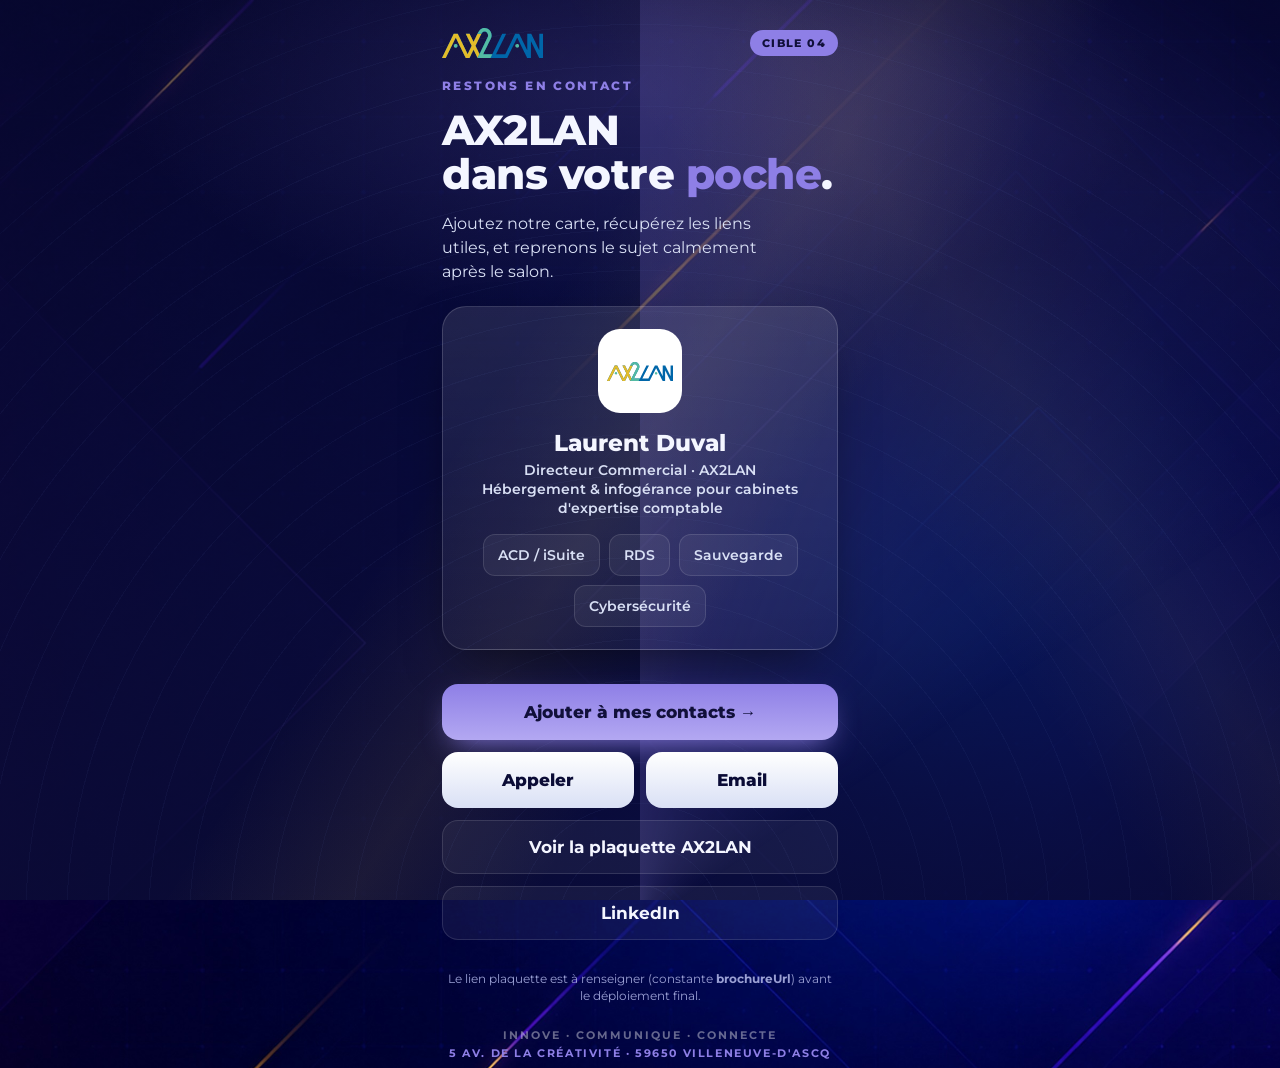
<file: contact/index.html>
<!DOCTYPE html>
<html lang="fr">
<head>
<meta charset="utf-8">
<meta name="viewport" content="width=device-width,initial-scale=1,viewport-fit=cover">
<meta name="theme-color" content="#0B0C36">
<title>Contact · AX2LAN Sonar</title>
<link rel="stylesheet" href="../assets/sonar.css">
</head>
<body class="accent-violet">
<div class="sonar-fx"></div>
<div class="app">
  <div class="top">
    <img class="brand" src="../assets/logo-ax2lan.svg" alt="AX2LAN">
    <div class="cible-pill">Cible 04</div>
  </div>

  <section class="screen active">
    <div class="eyebrow">Restons en contact</div>
    <h1 class="title">AX2LAN<br>dans votre <span class="hl">poche</span>.</h1>
    <p class="subtitle">Ajoutez notre carte, récupérez les liens utiles, et reprenons le sujet calmement après le salon.</p>

    <div class="card" style="text-align:center;margin-top:6px">
      <div style="width:84px;height:84px;margin:0 auto 16px;border-radius:22px;background:#fff;display:grid;place-items:center;overflow:hidden">
        <img src="../assets/logo-ax2lan.svg" alt="AX2LAN" style="width:78%;height:78%;object-fit:contain">
      </div>
      <div style="font-size:23px;font-weight:800">Laurent Duval</div>
      <div style="font-size:13.5px;color:var(--ice);font-weight:600;margin-top:4px;line-height:1.4">Directeur Commercial · AX2LAN<br>Hébergement &amp; infogérance pour cabinets d'expertise comptable</div>
      <div class="chips" style="justify-content:center;margin-top:16px">
        <span class="chip" style="cursor:default">ACD / iSuite</span><span class="chip" style="cursor:default">RDS</span><span class="chip" style="cursor:default">Sauvegarde</span><span class="chip" style="cursor:default">Cybersécurité</span>
      </div>
    </div>

    <div class="stack" style="margin-top:18px;display:flex;flex-direction:column;gap:12px">
      <a class="btn btn-primary" id="vcard" href="Laurent_Duval_Ax2lan.vcf" download="Laurent_Duval_Ax2lan.vcf">Ajouter à mes contacts →</a>
      <div class="btn-row">
        <a class="btn btn-light" href="tel:+33642336200">Appeler</a>
        <a class="btn btn-light" id="mail" href="mailto:laurent.duval@ax2lan.com?subject=Suite%20%C3%A9change%20Campus%202026">Email</a>
      </div>
      <a class="btn btn-ghost" id="brochure" href="#" target="_blank" rel="noopener">Voir la plaquette AX2LAN</a>
      <a class="btn btn-ghost" href="https://www.linkedin.com/in/laurent-duval-81b01514/" target="_blank" rel="noopener">LinkedIn</a>
    </div>

    <p class="consent" style="text-align:center;margin-top:14px">Le lien plaquette est à renseigner (constante <b>brochureUrl</b>) avant le déploiement final.</p>
  </section>

  <div class="foot">INNOVE · COMMUNIQUE · CONNECTE<span class="tg">5 av. de la Créativité · 59650 Villeneuve-d'Ascq</span></div>
</div>
<div class="toast" id="toast">vCard ajoutée</div>

<script>
/* ⚠️ À RENSEIGNER avant le salon : lien plaquette commerciale AX2LAN. */
const brochureUrl = "https://example.com/plaquette-a-remplacer";
document.getElementById('brochure').href = brochureUrl;

/* La vCard officielle (../contact/Laurent_Duval_Ax2lan.vcf) est servie telle quelle (fidélité maximale).
   Repli : si le navigateur bloque le download direct du fichier, on régénère une vCard identique en mémoire. */
const VCARD = ['BEGIN:VCARD','VERSION:3.0','N:Duval;Laurent;;;','FN:Laurent Duval','ORG:Ax2lan','TITLE:Directeur Commercial',
 'TEL;TYPE=CELL,VOICE:+33 6 42 33 62 00','TEL;TYPE=WORK,VOICE:+33 3 20 56 07 36',
 'EMAIL;TYPE=INTERNET,WORK,PREF:laurent.duval@ax2lan.com','URL;TYPE=WORK:https://www.ax2lan.com',
 'ADR;TYPE=WORK:;;5 avenue de la Créativité;Villeneuve d\'Ascq;;59650;France',
 'NOTE:Rencontré sur le stand AX2LAN · Dispositif Sonar · Campus 2026','END:VCARD'].join('\r\n');
document.getElementById('vcard').addEventListener('click', function(e){
  // Si le fichier .vcf est accessible, le lien <a download> fait le travail.
  // Sur file:// ou en cas de blocage, on bascule sur le blob de secours.
  if(location.protocol==='file:'){
    e.preventDefault();
    const a=document.createElement('a');
    a.href=URL.createObjectURL(new Blob([VCARD],{type:'text/vcard;charset=utf-8'}));
    a.download='Laurent_Duval_Ax2lan.vcf'; document.body.appendChild(a); a.click(); a.remove();
    setTimeout(()=>URL.revokeObjectURL(a.href),1000);
  }
  const t=document.getElementById('toast'); t.classList.add('on'); setTimeout(()=>t.classList.remove('on'),1800);
});
if('serviceWorker' in navigator){navigator.serviceWorker.register('/sw.js').catch(function(){});}
</script>
  <script src="../assets/a11y.js"></script>
</body>
</html>
</file>
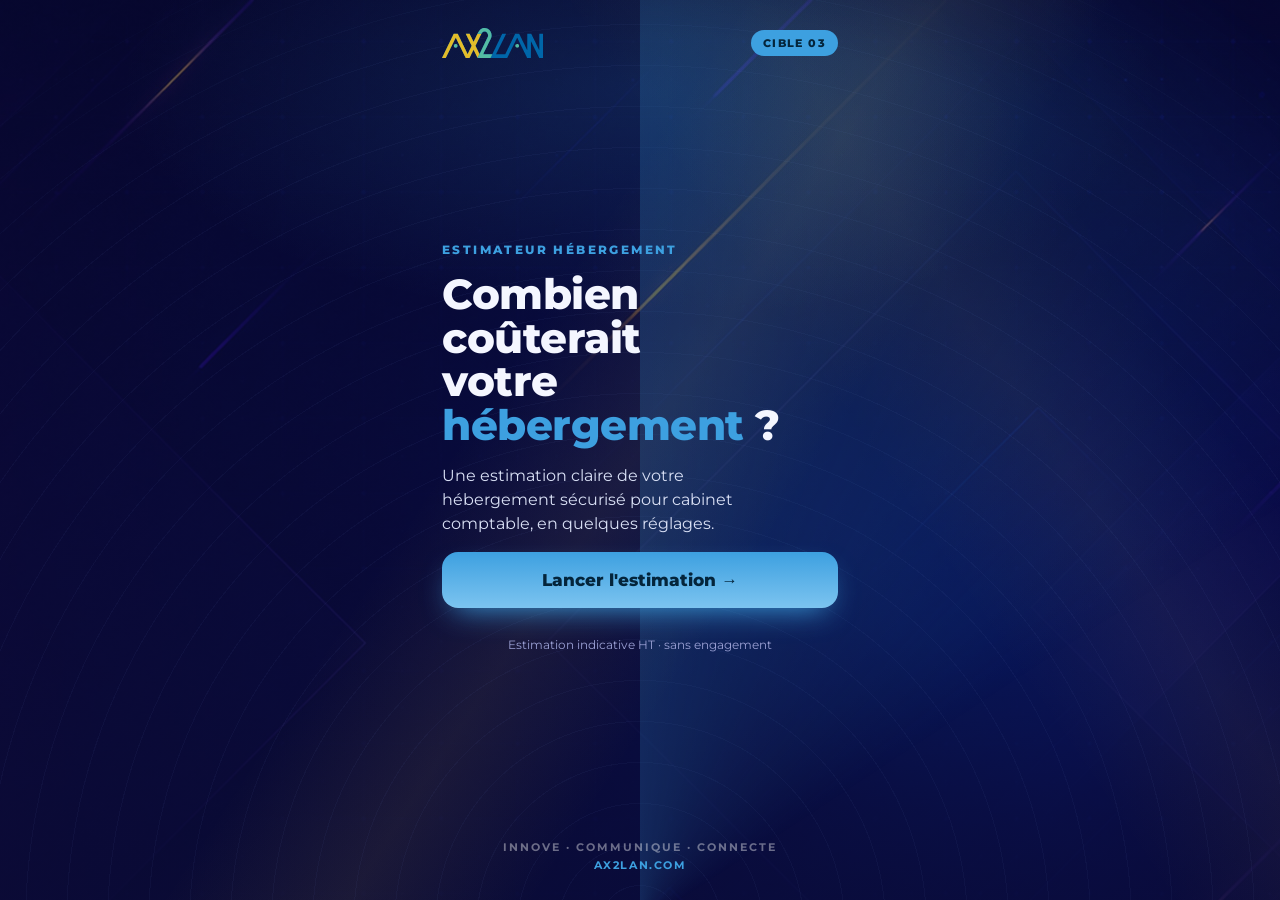
<file: hebergement/index.html>
<!DOCTYPE html>
<html lang="fr">
<head>
<meta charset="utf-8">
<meta name="viewport" content="width=device-width,initial-scale=1,viewport-fit=cover">
<meta name="theme-color" content="#0B0C36">
<title>Estimateur Hébergement · AX2LAN Sonar</title>
<link rel="stylesheet" href="../assets/sonar.css">
</head>
<body class="accent-blue">
<div class="sonar-fx"></div>
<div class="app">
  <div class="top">
    <img class="brand" src="../assets/logo-ax2lan.svg" alt="AX2LAN">
    <div class="cible-pill">Cible 03</div>
  </div>

  <!-- 1 · SPLASH -->
  <section class="screen active mid" id="s-splash">
    <div class="eyebrow">Estimateur hébergement</div>
    <h1 class="title">Combien coûterait<br>votre <span class="hl">hébergement</span>&nbsp;?</h1>
    <p class="subtitle">Une estimation claire de votre hébergement sécurisé pour cabinet comptable, en quelques réglages.</p>
    <div class="spacer"></div>
    <button class="btn btn-primary" id="btnStart">Lancer l'estimation →</button>
    <p class="consent" style="text-align:center;margin-top:12px">Estimation indicative HT · sans engagement</p>
  </section>

  <!-- 2 · ESTIMATEUR -->
  <section class="screen" id="s-est">
    <div class="eyebrow">Simulateur hébergement</div>
    <h1 class="title" style="font-size:clamp(24px,7vw,34px);margin:2px 0 4px">Votre configuration</h1>

    <div class="ctrl" style="margin-top:8px">
      <div class="ctrl-head"><span class="ctrl-label">Nombre d'utilisateurs</span><span class="ctrl-val" id="v-users">8</span></div>
      <input type="range" id="r-users" min="1" max="60" step="1" value="8">
    </div>

    <div style="margin-top:18px">
      <div class="group-label">Bureautique &amp; messagerie Microsoft</div>
      <div class="answers" id="ms-opts" style="margin-top:8px"></div>
    </div>

    <div style="margin-top:18px">
      <div class="group-label">Sauvegarde complémentaire au cabinet (NAS)</div>
      <div class="seg" id="seg-nas" style="margin-top:8px">
        <button type="button" data-v="0" class="sel">Non</button>
        <button type="button" data-v="1">Oui<small>investissement one-time</small></button>
      </div>
    </div>

    <div style="margin-top:16px">
      <div class="group-label">Sauvegarde décorrélée du réseau (air-gap)</div>
      <div class="seg" id="seg-air" style="margin-top:8px">
        <button type="button" data-v="0" class="sel">Non</button>
        <button type="button" data-v="1">Oui<small>+ forfait mensuel</small></button>
      </div>
    </div>

    <div style="margin-top:16px">
      <div class="group-label">Firewall pour liaison cabinet ↔ Data Center</div>
      <div class="seg" id="seg-fw" style="margin-top:8px">
        <button type="button" data-v="1" class="sel">Oui, déjà équipé</button>
        <button type="button" data-v="0">Non / je ne sais pas</button>
      </div>
      <p class="note" id="fw-note" style="text-align:left;margin-top:8px;display:none">AX2LAN peut fournir le firewall et la liaison VPN sécurisée — chiffré au devis détaillé.</p>
    </div>

    <!-- RÉSULTAT -->
    <div class="result" style="margin-top:22px">
      <div class="lab">VOTRE HÉBERGEMENT SÉCURISÉ</div>
      <div class="big">à partir de <span id="r-price">—</span><small style="display:block;color:var(--accent);font-weight:800;line-height:1.25;margin-top:2px;white-space:nowrap">€ par mois hors-taxes</small></div>
      <div class="rng">estimation indicative — devis personnalisé établi par AX2LAN</div>
      <div class="breakdown" id="r-break"></div>
    </div>

    <!-- INVESTISSEMENT ONE-TIME (NAS), affiché séparément -->
    <div class="card" id="nas-box" style="margin-top:14px;display:none">
      <div class="group-label" style="margin:0">Investissement initial (one-time, HT)</div>
      <div class="breakdown" id="nas-break" style="margin-top:10px"></div>
    </div>

    <p class="note" style="margin-top:14px">Tarifs HT, hors frais de mise en service. Récurrent mensuel et investissement initial affichés séparément. Un devis personnalisé est établi après échange sur vos besoins réels.</p>

    <div style="margin-top:18px"><button class="btn btn-primary" id="btnToLead">Mon offre par mail →</button></div>
  </section>

  <!-- 3 · LEAD -->
  <section class="screen mid" id="s-lead">
    <div class="eyebrow">Estimation détaillée</div>
    <h1 class="title" style="font-size:clamp(24px,7vw,34px)">Recevez le détail par email</h1>
    <p class="subtitle">Votre configuration et nos préconisations, transmises par notre équipe.</p>
    <div class="fields">
      <div class="field"><label for="f-cab">Nom du cabinet <span style="color:var(--muted);font-weight:500">(facultatif)</span></label><input id="f-cab" type="text" autocomplete="organization" placeholder="Votre cabinet"></div>
      <div class="field"><label for="fn">Prénom</label><input id="fn" type="text" autocomplete="given-name" placeholder="Votre prénom"></div>
      <div class="field"><label for="ln">Nom</label><input id="ln" type="text" autocomplete="family-name" placeholder="Votre nom"></div>
      <div class="field"><label for="em">Email professionnel</label><input id="em" type="email" inputmode="email" autocomplete="email" placeholder="vous@cabinet.fr"></div>
    </div>
    <p class="err" id="leadErr">Merci de renseigner un email valide.</p>
    <div class="spacer"></div>
    <button class="btn btn-primary" id="btnSend">Envoyer ma demande →</button>
    <button class="link" id="btnBack" style="margin:8px auto 0">Revenir à l'estimation</button>
    <p class="consent" style="margin-top:10px">Vos données servent uniquement à vous transmettre votre estimation. Aucune donnée sensible. Conformité RGPD.</p>
  </section>

  <!-- 4 · DONE -->
  <section class="screen center" id="s-done">
    <div class="card" style="margin-top:6vh;text-align:center">
      <div style="width:74px;height:74px;border-radius:50%;margin:0 auto 16px;display:flex;align-items:center;justify-content:center;background:rgba(63,185,121,.16);border:2px solid var(--green)">
        <svg width="34" height="34" viewBox="0 0 24 24" fill="none" stroke="#3FB979" stroke-width="3" stroke-linecap="round" stroke-linejoin="round"><path d="M20 6 9 17l-5-5"/></svg>
      </div>
      <h1 class="title" style="font-size:clamp(24px,7vw,32px)">C'est envoyé&nbsp;!</h1>
      <p class="subtitle" style="margin:10px auto 0;max-width:30ch">Notre équipe vous transmet votre estimation détaillée. À très vite sur le stand AX2LAN.</p>
    </div>
    <div class="spacer"></div>
  </section>

  <div class="foot">INNOVE · COMMUNIQUE · CONNECTE<span class="tg">ax2lan.com</span></div>
</div>
<div class="toast" id="toast">Estimation envoyée</div>

<script>
/* =======================================================================
   GRILLE TARIFAIRE — source : _brief/TARIFS-hebergement-Sonar.md
   (5 devis réels DE004193→97). Reproduit les totaux au centime.
   ======================================================================= */
const SOCLE_USER = 75.00;          // €/user/mois (CAL User+RDS + stockage 50Go + sauvegarde locale + maintenance H+4)
const VEEAM_VM   = 12.42;          // €/VM/mois
const IP_FIXE    = 22.00;          // €/mois (2×11)
const SSL        = 24.00;          // €/mois (2×12)

/* Option Microsoft — prix de liste HT, engagement annuel.
   ⚠️ Hausse Microsoft au 01/07/2026 : Basic 5,60→6,50. Le congrès (25/06) est AVANT la hausse → tarif courant 5,60.
   Pour basculer après le 01/07/2026, mettre MS_APRES_HAUSSE = true. */
const MS_APRES_HAUSSE = false;
const MS_OPTIONS = [
  {id:"none",    name:"Aucune",                      desc:"le cabinet gère ses propres licences",                         pu:0},
  {id:"office",  name:"Office traditionnel (serveur)",desc:"Office bureau perpétuel sur le RDS, sans cloud",               pu:10.00},
  {id:"exch",    name:"Exchange Online seul",         desc:"messagerie 50 Go + agenda, sans Office ni Teams",              pu:3.70},
  {id:"basic",   name:"M365 Business Basic",          desc:"Exchange + Teams + OneDrive + Office web (pas de bureau)",     pu: MS_APRES_HAUSSE ? 6.50 : 5.60},
  {id:"premium", name:"M365 Business Premium",        desc:"Office bureau complet + Teams + sécurité avancée (Defender…)", pu:20.60}
];

/* ⚠️ À RENSEIGNER — clé Web3Forms (leads routés vers micha@ax2lan.com). Vide = envoi ignoré. */
const WEB3FORMS_KEY = "4cf558fd-88f1-4bbc-a77b-e5f049bc5d4e";
const SRC = "hebergement";

/* ---- État ---- */
let users = 8, msIdx = 0, nas = 0, air = 0, fw = 1;
const $ = s => document.querySelector(s);
function show(id){ document.querySelectorAll('.screen').forEach(e=>e.classList.remove('active')); $('#'+id).classList.add('active'); window.scrollTo(0,0); }

/* nb de VM par bandes (TARIFS §B) */
function nbVM(N){ if(N<=5) return 3; if(N<=20) return 5; if(N<=30) return 6; return 6 + Math.ceil((N-30)/10); }
function eur(x){ return x.toLocaleString('fr-FR',{minimumFractionDigits:2,maximumFractionDigits:2}); }

function calc(){
  const N = users;
  const socle = SOCLE_USER * N;
  const veeam = VEEAM_VM * nbVM(N);
  const ipssl = IP_FIXE + SSL;                 // 46,00
  const ms = MS_OPTIONS[msIdx].pu * N;
  const decorrelee = air ? 60 * Math.ceil(N/10) : 0;
  const recurrent = socle + veeam + ipssl + ms + decorrelee;
  const investNas = nas ? (1500 + 500 * (Math.ceil(N/10) - 1) + 220) : 0;
  return {N, socle, veeam, vm:nbVM(N), ipssl, ms, decorrelee, recurrent, investNas};
}
function row(label, val, box){ box.insertAdjacentHTML('beforeend', '<div class="brow"><span>'+label+'</span><b>'+val+'</b></div>'); }

function recalc(){
  const c = calc();
  $('#v-users').textContent = c.N;
  const r = $('#r-users'); r.style.setProperty('--fill', ((c.N - r.min)/(r.max - r.min)*100)+'%');
  $('#r-price').textContent = eur(c.recurrent);

  const bd = $('#r-break'); bd.innerHTML='';
  row(c.N+" utilisateur"+(c.N>1?"s":"")+" × 75 €", eur(c.socle)+" €", bd);
  row("Sauvegarde Veeam · "+c.vm+" VM", eur(c.veeam)+" €", bd);
  row("IP fixe + certificat SSL", eur(c.ipssl)+" €", bd);
  if(c.ms>0) row("Microsoft · "+MS_OPTIONS[msIdx].name, eur(c.ms)+" €", bd);
  if(c.decorrelee>0) row("Sauvegarde décorrélée (air-gap)", eur(c.decorrelee)+" €", bd);
  bd.insertAdjacentHTML('beforeend','<div class="brow tot"><span>Récurrent mensuel HT</span><b>'+eur(c.recurrent)+' €</b></div>');

  const nasBox = $('#nas-box');
  if(c.investNas>0){
    nasBox.style.display='block';
    const nb = $('#nas-break'); nb.innerHTML='';
    row("NAS au cabinet · matériel", eur(1500 + 500*(Math.ceil(c.N/10)-1))+" €", nb);
    row("Installation (forfait)", "220,00 €", nb);
    nb.insertAdjacentHTML('beforeend','<div class="brow tot"><span>Investissement initial HT</span><b>'+eur(c.investNas)+' €</b></div>');
  } else { nasBox.style.display='none'; }

  $('#fw-note').style.display = fw ? 'none' : 'block';
}

/* ---- Construction des options MS ---- */
function buildMs(){
  const box = $('#ms-opts'); box.innerHTML='';
  MS_OPTIONS.forEach((o,i)=>{
    const b=document.createElement('button'); b.type='button';
    b.className='answer opt'+(i===msIdx?' sel':'');
    b.innerHTML='<span class="dot"></span><span class="opt-main"><span class="opt-name">'+o.name+'</span><span class="opt-desc">'+o.desc+'</span></span>'
      +'<span class="opt-price">'+(o.pu?('+'+eur(o.pu)+'&nbsp;€'):'incluse')+'</span>';
    b.onclick=()=>{ msIdx=i; box.querySelectorAll('.answer').forEach(x=>x.classList.remove('sel')); b.classList.add('sel'); recalc(); };
    box.appendChild(b);
  });
}
function bindSeg(id, setter){
  document.querySelectorAll('#'+id+' button').forEach(b=>{
    b.onclick=()=>{ document.querySelectorAll('#'+id+' button').forEach(x=>x.classList.remove('sel')); b.classList.add('sel'); setter(+b.dataset.v); recalc(); };
  });
}

function sendLead(){
  const cab=$('#f-cab').value.trim(), fn=$('#fn').value.trim(), ln=$('#ln').value.trim(), em=$('#em').value.trim();
  if(!/^[^@\s]+@[^@\s]+\.[^@\s]+$/.test(em)){ $('#leadErr').classList.add('on'); $('#em').focus(); return; }
  $('#leadErr').classList.remove('on');
  const c=calc();
  if(WEB3FORMS_KEY && WEB3FORMS_KEY!=="VOTRE_CLE_WEB3FORMS_ICI"){
    fetch("https://api.web3forms.com/submit",{method:"POST",headers:{"Content-Type":"application/json",Accept:"application/json"},
      body:JSON.stringify({access_key:WEB3FORMS_KEY, subject:"Estimation hébergement (Sonar 03)", from_name:"Estimateur Sonar AX2LAN",
        src:SRC, cabinet:cab, prenom:fn, nom:ln, email:em,
        utilisateurs:c.N, option_microsoft:MS_OPTIONS[msIdx].name,
        nas_cabinet: nas?"oui":"non", sauvegarde_decorrelee: air?"oui":"non", firewall_vpn: fw?"oui":"non",
        recurrent_mensuel_ht: eur(c.recurrent)+" €", investissement_initial_ht: c.investNas?eur(c.investNas)+" €":"—"})}).catch(()=>{});
  }
  show('s-done');
}

/* init */
$('#btnStart').onclick=()=>show('s-est');
$('#btnToLead').onclick=()=>show('s-lead');
$('#btnBack').onclick=()=>show('s-est');
$('#btnSend').onclick=sendLead;
$('#r-users').oninput=function(){ users=+this.value; recalc(); };
bindSeg('seg-nas', v=>nas=v);
bindSeg('seg-air', v=>air=v);
bindSeg('seg-fw',  v=>fw=v);
buildMs(); recalc();
if('serviceWorker' in navigator){navigator.serviceWorker.register('/sw.js').catch(function(){});}
</script>
  <script src="../assets/a11y.js"></script>
</body>
</html>
</file>
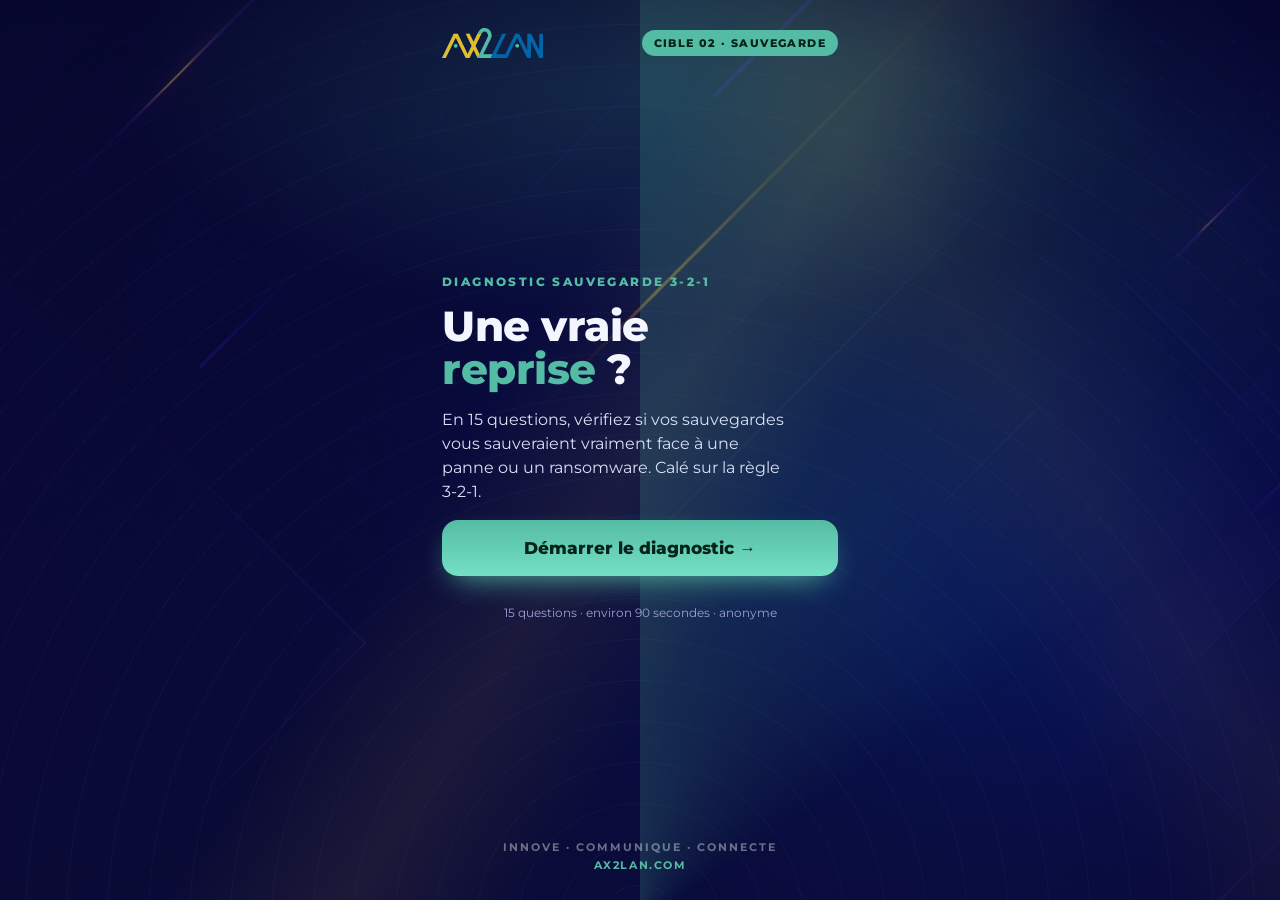
<file: sauvegarde/index.html>
<!DOCTYPE html>
<html lang="fr">
<head>
<meta charset="utf-8">
<meta name="viewport" content="width=device-width,initial-scale=1,viewport-fit=cover">
<meta name="theme-color" content="#0B0C36">
<title>Diagnostic Sauvegarde & Reprise · AX2LAN Sonar</title>
<link rel="stylesheet" href="../assets/sonar.css">
</head>
<body>
<div class="sonar-fx"></div>
<div class="app">
  <div class="top">
    <img class="brand" src="../assets/logo-ax2lan.svg" alt="AX2LAN">
    <div class="cible-pill" id="ciblePill">Cible 02</div>
  </div>

  <!-- 1 · SPLASH -->
  <section class="screen active mid" id="s-splash">
    <div class="eyebrow" id="spEyebrow"></div>
    <h1 class="title" id="spTitle"></h1>
    <p class="subtitle" id="spSub"></p>
    <div class="spacer"></div>
    <button class="btn btn-primary" id="btnStart">Démarrer le diagnostic →</button>
    <p class="consent" id="spHint" style="text-align:center;margin-top:12px"></p>
  </section>

  <!-- 2 · PROFILAGE 1 -->
  <section class="screen mid" id="s-prof1">
    <div class="eyebrow">Votre cabinet</div>
    <h1 class="title" style="font-size:clamp(24px,7vw,34px)">Parlons de votre structure</h1>
    <div class="fields">
      <div class="field"><label for="p-cabinet">Nom du cabinet <span style="color:var(--muted);font-weight:500">(facultatif)</span></label>
        <input id="p-cabinet" type="text" autocomplete="organization" placeholder="Ex. Cabinet Durand & Associés"></div>
      <div class="ctrl">
        <div class="ctrl-head"><span class="ctrl-label">Nombre d'utilisateurs</span><span class="ctrl-val" id="p-usersVal">8</span></div>
        <input type="range" id="p-users" min="1" max="60" step="1" value="8">
      </div>
      <div><div class="group-label">Logiciel de production comptable principal</div>
        <div class="chips" id="p-principal" style="margin-top:8px"></div></div>
    </div>
    <div class="spacer"></div>
    <button class="btn btn-primary" id="btnProf1">Continuer →</button>
  </section>

  <!-- 3 · PROFILAGE 2 -->
  <section class="screen mid" id="s-prof2">
    <div class="eyebrow">Vos outils</div>
    <h1 class="title" style="font-size:clamp(24px,7vw,34px)">Logiciels annexes</h1>
    <p class="subtitle">Sélectionnez ceux que vous utilisez. Cela nous aide à cadrer le besoin d'hébergement.</p>
    <div id="p-annexes" style="margin-top:4px"></div>
    <div class="spacer"></div>
    <button class="btn btn-primary" id="btnProf2">Démarrer le diagnostic →</button>
    <button class="link" id="btnProf2Skip" style="margin:8px auto 0">Passer cette étape</button>
  </section>

  <!-- 4 · QUIZ -->
  <section class="screen" id="s-quiz">
    <div class="step-meta">
      <span class="back" id="qBack" role="button" tabindex="0" hidden>‹ Précédent</span>
      <span class="axis-chip" id="qAxis">—</span>
      <span id="qNum">1 / 15</span>
    </div>
    <div class="progress"><i id="qBar"></i></div>
    <p class="q-text" id="qText">…</p>
    <div class="answers" id="qAns"></div>
    <div class="comment" id="qComment"></div>
    <div class="spacer"></div>
    <button class="btn btn-primary" id="qNext" disabled>Question suivante →</button>
  </section>

  <!-- 5 · LEAD -->
  <section class="screen mid" id="s-lead">
    <div class="eyebrow">Dernière étape</div>
    <h1 class="title" style="font-size:clamp(24px,7vw,34px)">Votre résultat vous attend</h1>
    <p class="subtitle">Laissez vos coordonnées, puis présentez votre code Sonar à l'équipe : votre niveau s'affichera sur notre écran.</p>
    <div class="fields">
      <div class="field"><label for="fn">Prénom</label><input id="fn" type="text" autocomplete="given-name" placeholder="Votre prénom"></div>
      <div class="field"><label for="ln">Nom</label><input id="ln" type="text" autocomplete="family-name" placeholder="Votre nom"></div>
      <div class="field"><label for="em">Email professionnel</label><input id="em" type="email" autocomplete="email" inputmode="email" placeholder="vous@cabinet.fr"></div>
    </div>
    <p class="err" id="leadErr">Merci de renseigner un email valide.</p>
    <div class="spacer"></div>
    <button class="btn btn-primary" id="btnLead">Afficher mon code Sonar →</button>
    <button class="link" id="btnLeadSkip" style="margin:8px auto 0">Passer et afficher mon code</button>
    <p class="consent" style="margin-top:10px">Vos données servent uniquement à vous recontacter. Aucun mot de passe ni donnée sensible. Conformité RGPD.</p>
  </section>

  <!-- 6 · QR -->
  <section class="screen center" id="s-qr">
    <div class="eyebrow">Diagnostic terminé</div>
    <h1 class="title" style="font-size:clamp(22px,6.4vw,30px)">Présentez ce code<br>à notre équipe</h1>
    <div class="qr-card"><div id="qrcode"></div></div>
    <p class="token" id="tokenTxt">—</p>
    <p class="hint">Votre score et vos axes de progression s'affichent sur notre écran. Suspense : il reste masqué sur votre téléphone.</p>
    <div class="pill"><span class="d"></span>En attente du scan AX2LAN</div>
    <div class="spacer"></div>
  </section>

  <div class="foot">INNOVE · COMMUNIQUE · CONNECTE<span class="tg">ax2lan.com</span></div>
</div>

<script src="../assets/sonar-token.js"></script>
<script src="../assets/qrcode.min.js"></script>
<script>
/* ====== CONFIG CIBLE 02 — SAUVEGARDE & REPRISE ====== */
window.SONAR_CONFIG = {
  flag: 2, src: "sauvegarde", accentClass: "accent-teal",
  pill: "Cible 02 · Sauvegarde",
  docTitle: "Diagnostic Sauvegarde & Reprise · AX2LAN Sonar",
  leadSubject: "Diagnostic sauvegarde (02)",
  /* ⚠️ À RENSEIGNER — clé Web3Forms (leads routés vers micha@ax2lan.com). Vide = envoi ignoré, le diag fonctionne. */
  web3formsKey: "4cf558fd-88f1-4bbc-a77b-e5f049bc5d4e",
  splash: {
    eyebrow: "Diagnostic sauvegarde 3-2-1",
    title: "Une vraie<br><span class=\"hl\">reprise</span>&nbsp;?",
    subtitle: "En 15 questions, vérifiez si vos sauvegardes vous sauveraient vraiment face à une panne ou un ransomware. Calé sur la règle 3-2-1.",
    hint: "15 questions · environ 90 secondes · anonyme"
  },
  /* questions critiques pondérées ×1.5 : immuabilité (axe2/q2) + test de restauration (axe5/q1) */
  critical: [[1, 1], [4, 0]],
  axes: [
    {name:"Règle 3-2-1", q:[
      {t:"Au moins 3 copies de vos données (production + 2 sauvegardes) ?", a:[["Oui, 3 copies ou plus",10],["2 copies",5],["1 seule / je ne sais pas",0]], c:"Une seule copie, c'est une panne de disque avant la catastrophe."},
      {t:"Sur au moins 2 types de supports différents ?", a:[["Oui, 2 supports distincts",10],["Tout sur le même type",5],["Je ne sais pas",0]], c:"Deux supports = un incident matériel ne vous prend pas tout."},
      {t:"Au moins 1 copie hors site (hors des locaux) ?", a:[["Oui, externalisée chez un hébergeur certifié",10],["Partielle hors site",5],["Tout sur place",0]], c:"Incendie, vol, dégât des eaux : le hors-site sauve le cabinet."}
    ]},
    {name:"Décorrélation / Air-gap", q:[
      {t:"Une copie déconnectée du réseau (amovible / RDX) dans la rotation ?", a:[["Oui, support déconnecté",10],["Anciennement / rarement",5],["Non",0]], c:"Un ransomware ne chiffre que ce qu'il peut atteindre."},
      {t:"Sauvegarde immuable (non modifiable / non effaçable) ?", a:[["Oui, copie immuable",10],["Sauvegardes en ligne seulement",5],["Non / je ne sais pas",0]], c:"L'immuabilité est le rempart n°1 contre le ransomware moderne."},
      {t:"Comptes de sauvegarde séparés des comptes courants ?", a:[["Oui, comptes dédiés",10],["Partiellement",5],["Mêmes comptes",0]], c:"Si l'admin est compromis, vos sauvegardes le sont aussi."}
    ]},
    {name:"Périmètre couvert", q:[
      {t:"Comptabilité et GED sauvegardées intégralement ?", a:[["Oui, complet",10],["Partiel",5],["Je ne sais pas",0]], c:"Le cœur du cabinet doit être couvert à 100 %."},
      {t:"Messagerie incluse dans les sauvegardes ?", a:[["Oui, sauvegarde dédiée",10],["On compte sur l'éditeur (M365…)",5],["Non",0]], c:"Microsoft ne garantit pas la récupération de vos emails : c'est votre responsabilité."},
      {t:"Applicatifs métier (ACD/iSuite, Sage…) et leurs bases inclus ?", a:[["Oui, bases incluses et cohérentes",10],["Fichiers seuls, sans les bases",5],["Non / je ne sais pas",0]], c:"Sauvegarder les fichiers sans la base applicative = restauration impossible."}
    ]},
    {name:"Fréquence & rétention (RPO)", q:[
      {t:"Sauvegarde au moins quotidienne ?", a:[["Quotidienne ou plus fréquente",10],["Hebdomadaire",5],["Plus rare / je ne sais pas",0]], c:"Votre fréquence = la quantité de travail que vous acceptez de reperdre."},
      {t:"Plusieurs versions / points de restauration conservés ?", a:[["Oui, plusieurs versions",10],["Une seule version écrasée",5],["Je ne sais pas",0]], c:"Sans historique, vous restaurez une donnée déjà corrompue."},
      {t:"Durée de rétention définie (≥ 30 jours) ?", a:[["Oui, rétention ≥ 30 j",10],["Quelques jours",5],["Non définie",0]], c:"Un ransomware peut dormir des semaines avant de frapper."}
    ]},
    {name:"Test de restauration (RTO)", q:[
      {t:"Déjà restauré pour de vrai (pas seulement « la sauvegarde a tourné ») ?", a:[["Oui, tests de restauration planifiés",10],["Une fois, il y a longtemps",5],["Jamais",0]], c:"Une sauvegarde jamais testée n'est qu'une promesse."},
      {t:"Délai de remise en route connu et < 1 jour (RTO) ?", a:[["Oui, RTO défini < 24 h",10],["Idée vague",5],["Inconnu",0]], c:"Le RTO, c'est le nombre d'heures où le cabinet tourne à l'arrêt."},
      {t:"Supervision (alerte en cas d'échec) + responsable identifié + procédure ?", a:[["Oui, alertes + responsable + procédure",10],["Vérification manuelle",5],["Aucune",0]], c:"Une sauvegarde en échec silencieux, c'est zéro sauvegarde."}
    ]}
  ]
};
</script>
<script src="../assets/sonar-diag.js"></script>
<script>if('serviceWorker' in navigator){navigator.serviceWorker.register('/sw.js').catch(function(){});}</script>
  <script src="../assets/a11y.js"></script>
</body>
</html>
</file>
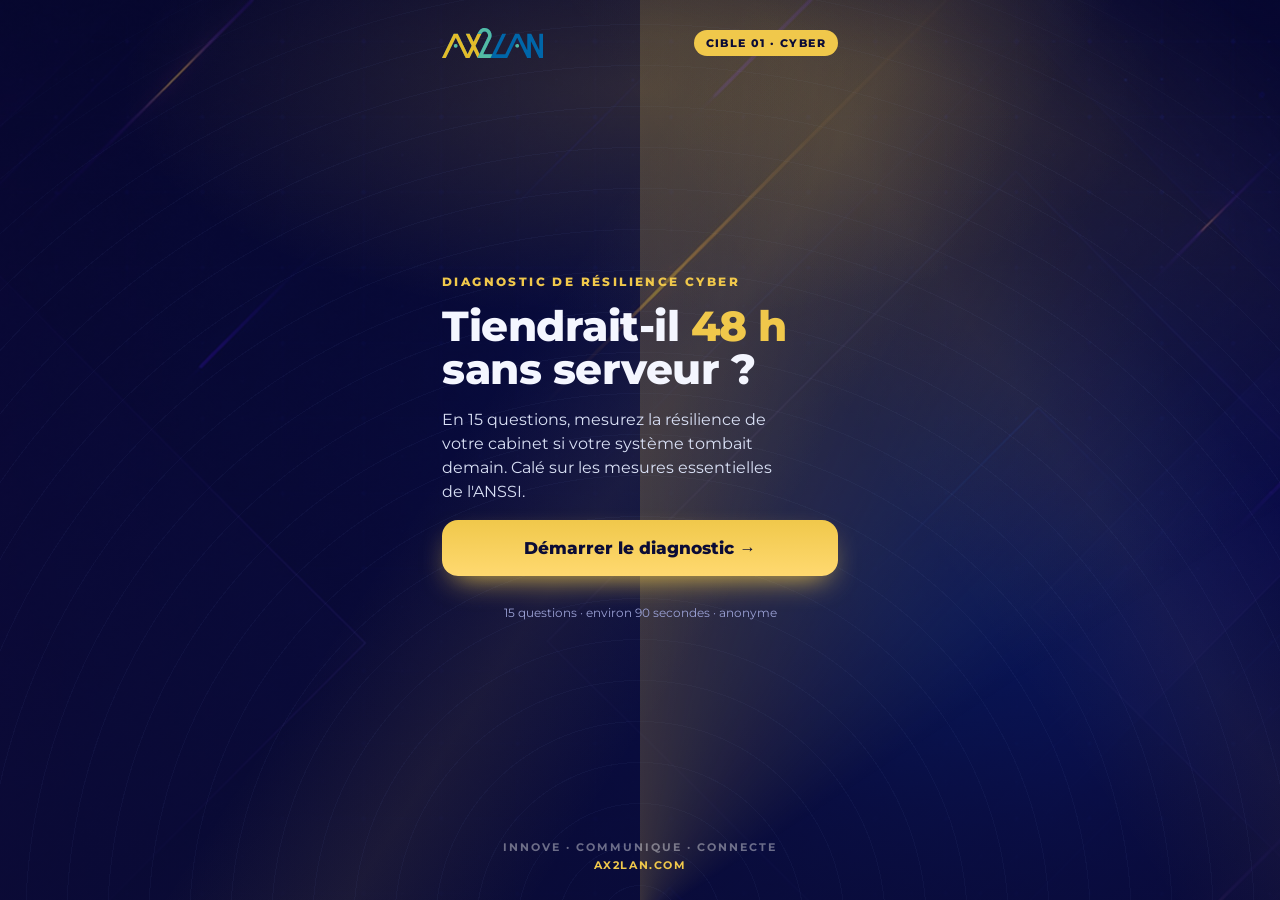
<file: securite/index.html>
<!DOCTYPE html>
<html lang="fr">
<head>
<meta charset="utf-8">
<meta name="viewport" content="width=device-width,initial-scale=1,viewport-fit=cover">
<meta name="theme-color" content="#0B0C36">
<title>Diagnostic Cybersécurité · AX2LAN Sonar</title>
<link rel="stylesheet" href="../assets/sonar.css">
</head>
<body>
<div class="sonar-fx"></div>
<div class="app">
  <div class="top">
    <img class="brand" src="../assets/logo-ax2lan.svg" alt="AX2LAN">
    <div class="cible-pill" id="ciblePill">Cible 01</div>
  </div>

  <!-- 1 · SPLASH -->
  <section class="screen active mid" id="s-splash">
    <div class="eyebrow" id="spEyebrow"></div>
    <h1 class="title" id="spTitle"></h1>
    <p class="subtitle" id="spSub"></p>
    <div class="spacer"></div>
    <button class="btn btn-primary" id="btnStart">Démarrer le diagnostic →</button>
    <p class="consent" id="spHint" style="text-align:center;margin-top:12px"></p>
  </section>

  <!-- 2 · PROFILAGE 1 -->
  <section class="screen mid" id="s-prof1">
    <div class="eyebrow">Votre cabinet</div>
    <h1 class="title" style="font-size:clamp(24px,7vw,34px)">Parlons de votre structure</h1>
    <div class="fields">
      <div class="field"><label for="p-cabinet">Nom du cabinet <span style="color:var(--muted);font-weight:500">(facultatif)</span></label>
        <input id="p-cabinet" type="text" autocomplete="organization" placeholder="Ex. Cabinet Durand & Associés"></div>
      <div class="ctrl">
        <div class="ctrl-head"><span class="ctrl-label">Nombre d'utilisateurs</span><span class="ctrl-val" id="p-usersVal">8</span></div>
        <input type="range" id="p-users" min="1" max="60" step="1" value="8">
      </div>
      <div><div class="group-label">Logiciel de production comptable principal</div>
        <div class="chips" id="p-principal" style="margin-top:8px"></div></div>
    </div>
    <div class="spacer"></div>
    <button class="btn btn-primary" id="btnProf1">Continuer →</button>
  </section>

  <!-- 3 · PROFILAGE 2 -->
  <section class="screen mid" id="s-prof2">
    <div class="eyebrow">Vos outils</div>
    <h1 class="title" style="font-size:clamp(24px,7vw,34px)">Logiciels annexes</h1>
    <p class="subtitle">Sélectionnez ceux que vous utilisez. Cela nous aide à cadrer le besoin d'hébergement.</p>
    <div id="p-annexes" style="margin-top:4px"></div>
    <div class="spacer"></div>
    <button class="btn btn-primary" id="btnProf2">Démarrer le diagnostic →</button>
    <button class="link" id="btnProf2Skip" style="margin:8px auto 0">Passer cette étape</button>
  </section>

  <!-- 4 · QUIZ -->
  <section class="screen" id="s-quiz">
    <div class="step-meta">
      <span class="back" id="qBack" role="button" tabindex="0" hidden>‹ Précédent</span>
      <span class="axis-chip" id="qAxis">—</span>
      <span id="qNum">1 / 15</span>
    </div>
    <div class="progress"><i id="qBar"></i></div>
    <p class="q-text" id="qText">…</p>
    <div class="answers" id="qAns"></div>
    <div class="comment" id="qComment"></div>
    <div class="spacer"></div>
    <button class="btn btn-primary" id="qNext" disabled>Question suivante →</button>
  </section>

  <!-- 5 · LEAD -->
  <section class="screen mid" id="s-lead">
    <div class="eyebrow">Dernière étape</div>
    <h1 class="title" style="font-size:clamp(24px,7vw,34px)">Votre résultat vous attend</h1>
    <p class="subtitle">Laissez vos coordonnées, puis présentez votre code Sonar à l'équipe : votre niveau s'affichera sur notre écran.</p>
    <div class="fields">
      <div class="field"><label for="fn">Prénom</label><input id="fn" type="text" autocomplete="given-name" placeholder="Votre prénom"></div>
      <div class="field"><label for="ln">Nom</label><input id="ln" type="text" autocomplete="family-name" placeholder="Votre nom"></div>
      <div class="field"><label for="em">Email professionnel</label><input id="em" type="email" autocomplete="email" inputmode="email" placeholder="vous@cabinet.fr"></div>
    </div>
    <p class="err" id="leadErr">Merci de renseigner un email valide.</p>
    <div class="spacer"></div>
    <button class="btn btn-primary" id="btnLead">Afficher mon code Sonar →</button>
    <button class="link" id="btnLeadSkip" style="margin:8px auto 0">Passer et afficher mon code</button>
    <p class="consent" style="margin-top:10px">Vos données servent uniquement à vous recontacter. Aucun mot de passe ni donnée sensible. Conformité RGPD.</p>
  </section>

  <!-- 6 · QR -->
  <section class="screen center" id="s-qr">
    <div class="eyebrow">Diagnostic terminé</div>
    <h1 class="title" style="font-size:clamp(22px,6.4vw,30px)">Présentez ce code<br>à notre équipe</h1>
    <div class="qr-card"><div id="qrcode"></div></div>
    <p class="token" id="tokenTxt">—</p>
    <p class="hint">Votre score et vos axes de progression s'affichent sur notre écran. Suspense : il reste masqué sur votre téléphone.</p>
    <div class="pill"><span class="d"></span>En attente du scan AX2LAN</div>
    <div class="spacer"></div>
  </section>

  <div class="foot">INNOVE · COMMUNIQUE · CONNECTE<span class="tg">ax2lan.com</span></div>
</div>

<script src="../assets/sonar-token.js"></script>
<script src="../assets/qrcode.min.js"></script>
<script>
/* ====== CONFIG CIBLE 01 — CYBERSÉCURITÉ ====== */
window.SONAR_CONFIG = {
  flag: 1, src: "securite", accentClass: "accent-gold",
  pill: "Cible 01 · Cyber",
  docTitle: "Diagnostic Cybersécurité · AX2LAN Sonar",
  leadSubject: "Diagnostic cyber (01)",
  /* ⚠️ À RENSEIGNER — clé Web3Forms (leads routés vers micha@ax2lan.com). Vide = envoi ignoré, le diag fonctionne. */
  web3formsKey: "4cf558fd-88f1-4bbc-a77b-e5f049bc5d4e",
  splash: {
    eyebrow: "Diagnostic de résilience cyber",
    title: "Tiendrait-il <span class=\"hl\">48&nbsp;h</span><br>sans serveur&nbsp;?",
    subtitle: "En 15 questions, mesurez la résilience de votre cabinet si votre système tombait demain. Calé sur les mesures essentielles de l'ANSSI.",
    hint: "15 questions · environ 90 secondes · anonyme"
  },
  /* questions critiques pondérées ×1.5 : MFA (axe1/q1) + PRA/redondance (axe4/q2) */
  critical: [[0, 0], [3, 1]],
  axes: [
    {name:"Accès & identités", q:[
      {t:"La double authentification (MFA) est-elle activée sur la messagerie et les accès distants ?", a:[["Oui, messagerie + accès distants",10],["Partiellement",5],["Non / je ne sais pas",0]], c:"Le MFA bloque l'écrasante majorité des intrusions par mot de passe volé."},
      {t:"Comptes nominatifs (chacun le sien) et mots de passe forts ?", a:[["Nominatifs + gestionnaire, mots de passe uniques ≥ 12 car.",10],["Nominatifs mais mots de passe libres",5],["Comptes ou mots de passe partagés",0]], c:"Un compte partagé, c'est zéro traçabilité le jour d'un incident."},
      {t:"Les accès sont-ils révoqués le jour du départ d'un collaborateur ?", a:[["Oui, le jour même",10],["Oui, avec un délai",5],["Pas de procédure",0]], c:"Un ancien accès actif est une porte ouverte sur le secret professionnel."}
    ]},
    {name:"Postes & mises à jour", q:[
      {t:"Antivirus / EDR à jour et supervisé sur tous les postes ?", a:[["Tous les postes + supervision",10],["Oui, sans supervision",5],["Partiel / aucun",0]], c:"Sans supervision, une alerte passe inaperçue jusqu'au chiffrement."},
      {t:"Mises à jour Windows et applicatifs appliquées rapidement (sous 30 j) ?", a:[["Automatiques et rapides",10],["Manuelles, ponctuelles",5],["Rarement",0]], c:"La majorité des attaques exploitent une faille déjà corrigée."},
      {t:"Navigation et messagerie sur des comptes sans droits administrateur ?", a:[["Oui, comptes admin séparés",10],["En partie",5],["Admin au quotidien",0]], c:"Travailler en admin, c'est donner les pleins pouvoirs au moindre clic piégé."}
    ]},
    {name:"Messagerie & vigilance", q:[
      {t:"Filtrage de la messagerie (anti-spam / anti-phishing dédié) ?", a:[["Oui, solution dédiée",10],["Filtre basique du fournisseur",5],["Aucun",0]], c:"85 % des attaques arrivent par email."},
      {t:"Procédure de vérification avant tout virement ou changement de RIB ?", a:[["Oui, double validation systématique",10],["Vérification informelle",5],["Aucune",0]], c:"La fraude au RIB et au président cible directement les cabinets."},
      {t:"Collaborateurs sensibilisés au phishing (au moins 1×/an) ?", a:[["Régulière + simulations",10],["Une fois, ponctuelle",5],["Jamais",0]], c:"Le collaborateur informé est votre premier pare-feu."}
    ]},
    {name:"Continuité & dépendance serveur", q:[
      {t:"Accès distants sécurisés (VPN ou RDS chiffré + MFA) ?", a:[["VPN / RDS chiffré + MFA",10],["Accès simple, sans renfort",5],["Ouverts / je ne sais pas",0]], c:"Un accès distant non chiffré expose toute la production."},
      {t:"Hébergement redondé / PRA en place si le serveur tombe ?", a:[["Oui, hébergement redondé + PRA",10],["Sauvegardes, mais pas de plan formalisé",5],["Aucun plan",0]], c:"Sans PRA, une panne serveur = cabinet à l'arrêt, durée inconnue."},
      {t:"Sauriez-vous travailler en mode dégradé plus de 4 h sans le serveur ?", a:[["Oui, procédure connue",10],["Quelques heures, dans la douleur",5],["Non, arrêt total",0]], c:"La dépendance au serveur se mesure en heures de chiffre d'affaires perdu."}
    ]},
    {name:"Gouvernance & réaction", q:[
      {t:"Plan de réaction en cas d'incident (qui fait quoi, qui appeler) ?", a:[["Oui, formalisé + prestataire identifié",10],["Idée générale",5],["Aucun",0]], c:"Les premières heures décident de l'ampleur des dégâts."},
      {t:"Cyber-assurance souscrite ?", a:[["Oui",10],["En réflexion",5],["Non",0]], c:"L'assurance couvre la remédiation et la perte d'exploitation."},
      {t:"Inventaire à jour des équipements / logiciels et registre RGPD ?", a:[["Oui, inventaire + registre à jour",10],["Partiel",5],["Aucun",0]], c:"On ne protège que ce que l'on a recensé."}
    ]}
  ]
};
</script>
<script src="../assets/sonar-diag.js"></script>
<script>if('serviceWorker' in navigator){navigator.serviceWorker.register('/sw.js').catch(function(){});}</script>
  <script src="../assets/a11y.js"></script>
</body>
</html>
</file>
<file: assets/sonar.css>
/* ============================================================
   SONAR — Design system partagé · AX2LAN · Campus 2026
   Un seul langage visuel : apps mobiles 01·02·03·04 + écran TV.
   navy profond + fond IA sonar + accents par cible + Montserrat.
   ============================================================ */

@font-face{font-family:Montserrat;font-weight:400;font-display:swap;src:url(./montserrat-400.woff2) format("woff2")}
@font-face{font-family:Montserrat;font-weight:600;font-display:swap;src:url(./montserrat-600.woff2) format("woff2")}
@font-face{font-family:Montserrat;font-weight:700;font-display:swap;src:url(./montserrat-700.woff2) format("woff2")}
@font-face{font-family:Montserrat;font-weight:800;font-display:swap;src:url(./montserrat-800.woff2) format("woff2")}

:root{
  --navy:#0B0C36; --navy2:#15164B; --navy3:#1d1f63;
  --gold:#F0C84B; --gold2:#FFD970;
  --teal:#54BCA4; --teal2:#74E0C4;
  --blue:#3DA0E0; --blue2:#1078BE;
  --violet:#8E7FE6; --violet2:#B3A8F2;
  --ice:#D9E0F5; --white:#F4F6FF; --muted:#9aa0d4;
  --green:#3FB979; --orange:#F0A24B; --red:#E5604D;
  --line:rgba(255,255,255,.12); --glass:rgba(255,255,255,.055);
  --accent:var(--gold); --accent-ink:#0B0C36; --accent-soft:rgba(240,200,75,.16);
  --r:16px; --r-lg:24px; --pad:clamp(20px,6vw,32px); --maxw:460px; --s1:8px; --s2:12px; --s3:16px; --s4:22px; --s5:30px;
  --font:Montserrat,-apple-system,BlinkMacSystemFont,"Segoe UI",Roboto,sans-serif;
}
/* accents par cible (posés sur <body class="accent-…">) */
body.accent-gold  {--accent:var(--gold);  --accent2:var(--gold2);  --accent-ink:#0B0C36; --accent-soft:rgba(240,200,75,.16)}
body.accent-teal  {--accent:var(--teal);  --accent2:var(--teal2);  --accent-ink:#06231b; --accent-soft:rgba(84,188,164,.18)}
body.accent-blue  {--accent:var(--blue);  --accent2:#7CC4F0;        --accent-ink:#04253b; --accent-soft:rgba(61,160,224,.16)}
body.accent-violet{--accent:var(--violet);--accent2:var(--violet2); --accent-ink:#11103a; --accent-soft:rgba(142,127,230,.18)}
body.accent-ice   {--accent:var(--ice);   --accent2:#fff;           --accent-ink:#0B0C36; --accent-soft:rgba(217,224,245,.16)}

*{margin:0;padding:0;box-sizing:border-box;-webkit-tap-highlight-color:transparent}
html,body{height:100%}
body{
  font-family:var(--font); color:var(--white); background:var(--navy);
  background-image:
    linear-gradient(123deg, transparent 40%, rgba(240,200,75,.08) 50%, transparent 60%),
    linear-gradient(56deg, transparent 62%, rgba(240,200,75,.05) 72%, transparent 82%),
    radial-gradient(70% 44% at 50% 10%, var(--accent-soft) 0%, transparent 58%),
    linear-gradient(180deg, rgba(11,12,54,.56) 0%, rgba(11,12,54,.70) 48%, rgba(11,12,54,.86) 100%),
    url(./fond-IA-ref.png);
  background-size:cover,cover,cover,cover,cover; background-position:center top; background-repeat:no-repeat;
  background-attachment:fixed;
  display:flex; justify-content:center; overflow-x:hidden;
  -webkit-font-smoothing:antialiased; text-rendering:optimizeLegibility;
}
/* ondes sonar ambiantes (CSS pur, n'entrave jamais la lisibilité) */
.sonar-fx{position:fixed; inset:0; z-index:0; pointer-events:none; overflow:hidden; opacity:.5}
.sonar-fx::before{content:"";position:absolute;left:50%;top:-18vh;width:170vmax;height:170vmax;transform:translateX(-50%);border-radius:50%;
  background:repeating-radial-gradient(circle at center, transparent 0 40px, rgba(120,150,220,.10) 40px 41px);
  mask:radial-gradient(circle at center,#000 0 58%,transparent 72%);-webkit-mask:radial-gradient(circle at center,#000 0 58%,transparent 72%)}
.sonar-fx::after{content:"";position:absolute;left:50%;top:-18vh;width:170vmax;height:170vmax;transform:translateX(-50%);border-radius:50%;
  background:conic-gradient(from 0deg, color-mix(in srgb,var(--accent) 40%, transparent), transparent 16%, transparent 100%);
  animation:sweep 9s linear infinite;mask:radial-gradient(circle,#000 0 58%,transparent 72%);-webkit-mask:radial-gradient(circle,#000 0 58%,transparent 72%)}
@keyframes sweep{to{transform:translateX(-50%) rotate(360deg)}}
@media(prefers-reduced-motion:reduce){.sonar-fx::after{animation:none}}

.app{position:relative; z-index:1; width:100%; max-width:var(--maxw); min-height:100dvh;
  display:flex; flex-direction:column; padding:0 var(--pad);
  padding-top:max(env(safe-area-inset-top),16px); padding-bottom:max(env(safe-area-inset-bottom),20px)}

/* en-tête commun */
.top{display:flex; align-items:center; justify-content:space-between; padding:var(--s2) 0 var(--s1); min-height:50px}
.brand{height:30px;width:auto;display:block;flex:none}
.cible-pill{font-size:11px; font-weight:800; letter-spacing:1.4px; text-transform:uppercase;
  color:var(--accent-ink); background:var(--accent); padding:6px 12px; border-radius:999px}

/* écrans (un seul visible à la fois) */
.screen{flex:1; display:none; flex-direction:column; gap:var(--s3); padding:var(--s2) 0 var(--s1); animation:fade .35s ease}
.screen.active{display:flex}
.screen.center{align-items:center; text-align:center; justify-content:center}
.screen.mid{justify-content:safe center}
.mid .spacer{display:none}
@keyframes fade{from{opacity:0;transform:translateY(10px)}to{opacity:1;transform:none}}

.eyebrow{font-size:12px; font-weight:800; letter-spacing:2.4px; text-transform:uppercase; color:var(--accent)}
h1,.title{font-weight:800; font-size:clamp(28px,8.5vw,42px); line-height:1.04; letter-spacing:-.5px}
.title .hl{color:var(--accent)}
.subtitle{font-weight:500; font-size:16px; line-height:1.5; color:var(--ice); max-width:32ch}
.lead{font-size:16px;color:var(--ice);line-height:1.5;font-weight:500}
.spacer{flex:1}

/* boutons */
.btn{appearance:none; border:0; cursor:pointer; font-family:inherit; font-weight:800; font-size:16.5px;
  min-height:56px; display:flex; align-items:center; justify-content:center; gap:10px; text-decoration:none;
  padding:16px 22px; border-radius:var(--r); width:100%; transition:transform .12s, filter .2s, background .2s}
.btn:active{transform:scale(.98)}
.btn[disabled]{opacity:.4; pointer-events:none}
.btn-primary{background:linear-gradient(180deg,var(--accent),var(--accent2)); color:var(--accent-ink); box-shadow:0 12px 30px -12px var(--accent)}
.btn-primary:active{filter:brightness(.97)}
.btn-ghost{background:var(--glass); color:var(--white); border:1px solid var(--line); box-shadow:none; font-weight:700; min-height:52px}
.btn-light{background:linear-gradient(180deg,#fff,var(--ice)); color:var(--navy)}
.btn-row{display:flex; gap:12px}
.link{background:none;border:0;color:var(--muted);text-decoration:underline;font-family:inherit;font-size:14px;cursor:pointer;padding:8px;font-weight:600}

/* progression + méta question */
.progress{height:6px; border-radius:999px; background:rgba(255,255,255,.10); overflow:hidden; margin:2px 0 2px}
.progress>i{display:block; height:100%; width:0; background:linear-gradient(90deg,var(--accent),var(--accent2)); border-radius:999px; transition:width .35s cubic-bezier(.4,0,.2,1)}
.step-meta{display:flex; justify-content:space-between; align-items:center; font-size:12.5px; color:var(--muted); font-weight:700}
.axis-chip{color:var(--accent); background:var(--accent-soft); padding:5px 11px; border-radius:999px; font-weight:800; letter-spacing:.3px; font-size:11px; text-transform:uppercase}
.back{cursor:pointer; user-select:none; color:var(--muted); font-weight:700}
.back[hidden]{visibility:hidden}

/* question + réponses graduées */
.q-text{font-weight:700; font-size:clamp(19px,5.4vw,24px); line-height:1.28; margin:4px 0 2px}
.answers{display:flex; flex-direction:column; gap:var(--s2)}
.answer{display:flex; align-items:center; gap:13px; text-align:left; background:var(--glass);
  border:1.5px solid var(--line); color:var(--white); border-radius:var(--r); padding:14px 16px; min-height:56px;
  font-weight:600; font-size:15.5px; line-height:1.28; cursor:pointer; transition:transform .12s, border-color .18s, background .18s}
.answer:active{transform:scale(.99)}
.answer .dot{width:22px; height:22px; border-radius:50%; border:2px solid var(--muted); flex:none; transition:.18s}
.answer.sel{border-color:var(--accent); background:var(--accent-soft)}
.answer.sel .dot{border-color:var(--accent); background:var(--accent); box-shadow:0 0 0 4px var(--accent-soft)}
.comment{display:none; padding:13px 15px; border-radius:13px; background:rgba(255,255,255,.05);
  border-left:3px solid var(--accent); font-size:13.5px; line-height:1.5; color:var(--ice); font-weight:500}
.comment.on{display:block; animation:fade .3s ease}

/* champs formulaire (lead + profilage) */
.fields{display:flex; flex-direction:column; gap:var(--s2)}
.field{display:flex; flex-direction:column; gap:7px}
.field label{font-size:13px; font-weight:700; color:var(--ice); letter-spacing:.2px}
.field input,.field select{font-family:inherit; font-size:16px; color:var(--white); background:rgba(255,255,255,.05);
  border:1.5px solid var(--line); border-radius:14px; padding:15px 16px; outline:none; transition:border-color .2s; width:100%}
.field select{appearance:none; background-image:linear-gradient(45deg,transparent 50%,var(--muted) 50%),linear-gradient(135deg,var(--muted) 50%,transparent 50%);
  background-position:calc(100% - 20px) 22px, calc(100% - 14px) 22px; background-size:6px 6px,6px 6px; background-repeat:no-repeat; padding-right:42px}
.field select option{background:var(--navy2); color:#fff}
.field input:focus,.field select:focus{border-color:var(--accent)}
.field input::placeholder{color:rgba(217,224,245,.4)}
.consent{font-size:12px; color:var(--muted); line-height:1.45}
.err{color:var(--orange); display:none; font-size:13px; font-weight:600}
.err.on{display:block}

/* sélection (profilage logiciel principal — cartes radio) */
.group-label{font-size:12px; font-weight:800; letter-spacing:1.4px; text-transform:uppercase; color:var(--muted); margin:6px 0 -2px}
.chips{display:flex; flex-wrap:wrap; gap:9px}
.chip{border:1.5px solid var(--line); background:var(--glass); color:var(--ice); border-radius:12px;
  padding:11px 14px; font-family:inherit; font-weight:600; font-size:14px; cursor:pointer; transition:.15s}
.chip:active{transform:scale(.97)}
.chip.sel{border-color:var(--accent); background:var(--accent-soft); color:#fff}

/* segmenté (niveau / oui-non) */
.seg{display:flex; gap:8px}
.seg button{flex:1; min-height:52px; border-radius:13px; border:1.5px solid var(--line); background:var(--glass);
  color:var(--ice); font-family:inherit; font-weight:700; font-size:14px; cursor:pointer;
  display:flex; flex-direction:column; gap:2px; align-items:center; justify-content:center; transition:.15s}
.seg button small{font-size:10.5px; font-weight:500; opacity:.65}
.seg button.sel{border-color:var(--accent); background:var(--accent-soft); color:#fff}

/* curseur */
.ctrl{display:flex; flex-direction:column; gap:6px}
.ctrl-head{display:flex; justify-content:space-between; align-items:baseline}
.ctrl-label{font-size:14px; font-weight:700; color:var(--ice)}
.ctrl-val{font-size:20px; font-weight:800; color:var(--accent)}
input[type=range]{-webkit-appearance:none; appearance:none; width:100%; height:6px; border-radius:999px; margin:8px 0 2px;
  background:linear-gradient(90deg,var(--accent) var(--fill,30%),rgba(255,255,255,.14) var(--fill,30%)); outline:none}
input[type=range]::-webkit-slider-thumb{-webkit-appearance:none; width:30px; height:30px; border-radius:50%;
  background:linear-gradient(180deg,var(--accent),var(--accent2)); cursor:pointer; border:3px solid #fff; box-shadow:0 4px 12px rgba(0,0,0,.4)}
input[type=range]::-moz-range-thumb{width:30px; height:30px; border-radius:50%; background:var(--accent); cursor:pointer; border:3px solid #fff}

/* cartes & résultat estimateur */
.card{border-radius:var(--r-lg); padding:22px 20px; background:linear-gradient(180deg,rgba(255,255,255,.10),rgba(255,255,255,.035));
  border:1px solid rgba(255,255,255,.16); box-shadow:0 20px 55px -22px rgba(0,0,0,.7)}
.result{border-radius:var(--r-lg); padding:22px 20px; text-align:center;
  background:linear-gradient(180deg,var(--accent-soft),rgba(255,255,255,.04)); border:1px solid color-mix(in srgb,var(--accent) 38%, transparent)}
.result .lab{font-size:12px; font-weight:800; letter-spacing:1.4px; color:var(--accent)}
.result .big{font-weight:800; font-size:clamp(32px,10vw,46px); line-height:1.05; margin:6px 0 2px}
.result .big small{font-size:17px; font-weight:600; color:var(--ice)}
.result .rng{font-size:13px; color:var(--ice); font-weight:600}
.breakdown{display:flex; flex-direction:column; gap:8px; margin-top:14px; text-align:left}
.brow{display:flex; justify-content:space-between; gap:12px; font-size:13.5px; padding:10px 14px; border-radius:11px; background:rgba(255,255,255,.045); font-weight:500; color:var(--ice)}
.brow b{font-weight:800; color:#fff; white-space:nowrap}
.brow.tot{background:rgba(255,255,255,.09); font-size:14.5px}
.note{font-size:11.5px; color:var(--muted); line-height:1.5; text-align:center}

/* écran QR */
.qr-card{background:#fff; border-radius:var(--r-lg); padding:20px; align-self:center; box-shadow:0 24px 60px -18px rgba(0,0,0,.6)}
.qr-card canvas,.qr-card img{display:block; width:228px!important; height:228px!important}
.token{font-family:ui-monospace,Menlo,Consolas,monospace; font-size:13px; letter-spacing:1.5px; color:var(--muted); text-align:center; word-break:break-all}
.hint{font-size:14.5px; color:var(--ice); line-height:1.5; text-align:center; max-width:32ch; margin:0 auto; font-weight:500}
.pill{display:inline-flex; align-items:center; gap:8px; padding:9px 16px; border-radius:999px; background:var(--glass); border:1px solid var(--line); font-size:13px; color:var(--ice); font-weight:700}
.pill .d{width:8px; height:8px; border-radius:50%; background:var(--accent); animation:pulse 1.6s infinite}
@keyframes pulse{0%,100%{opacity:1}50%{opacity:.3}}

/* toast */
.toast{position:fixed; left:50%; bottom:24px; transform:translateX(-50%) translateY(18px); z-index:5; opacity:0; transition:.25s;
  padding:12px 16px; border-radius:999px; background:rgba(63,185,121,.16); border:1px solid rgba(63,185,121,.6); color:#c9ffdf; font-weight:700; font-size:13.5px; white-space:nowrap}
.toast.on{opacity:1; transform:translateX(-50%) translateY(0)}

/* pied */
.foot{padding:var(--s3) 0 var(--s1); text-align:center; font-size:10.5px; letter-spacing:2px; text-transform:uppercase; color:rgba(255,255,255,.4); font-weight:700}
.foot .tg{color:var(--accent); display:block; margin-top:5px; letter-spacing:1.6px}

@media(max-width:360px){ :root{--pad:18px} .answer{font-size:14.5px} }
/* ============================================================
   v4 — ergonomie (port _dist-ready) : anti-justification,
   garde-fous de largeur, lignes option à hauteur égale.
   ============================================================ */
.tj{text-align:left;text-wrap:pretty}
.tjc{text-align:center;text-wrap:balance}
/* pill cible : ne déborde jamais l'en-tête sur écran étroit */
.cible-pill{max-width:60%;white-space:nowrap;overflow:hidden;text-overflow:ellipsis}
/* lignes "option" (estimateur MS) : hauteur fixe, prix toujours visible, pas d'écrasement */
.opt{min-height:0;height:66px;align-items:center;gap:12px;padding:10px 14px}
.opt .opt-main{flex:1;min-width:0}
.opt .opt-name{display:block;font-weight:700;font-size:13.5px;line-height:1.2;white-space:nowrap;overflow:hidden;text-overflow:ellipsis}
.opt .opt-desc{display:-webkit-box;-webkit-line-clamp:2;-webkit-box-orient:vertical;overflow:hidden;font-size:11px;color:var(--muted);font-weight:500;line-height:1.25;margin-top:2px}
.opt .opt-price{flex:none;font-weight:800;white-space:nowrap;font-size:13.5px}
/* état désactivé NEUTRE (v4) : jamais l'accent doré à 40% (rendu boueux) */
.btn[disabled],.btn-primary[disabled]{background:rgba(255,255,255,.055);color:rgba(255,255,255,.4);box-shadow:none;opacity:1;pointer-events:none}
</file>
